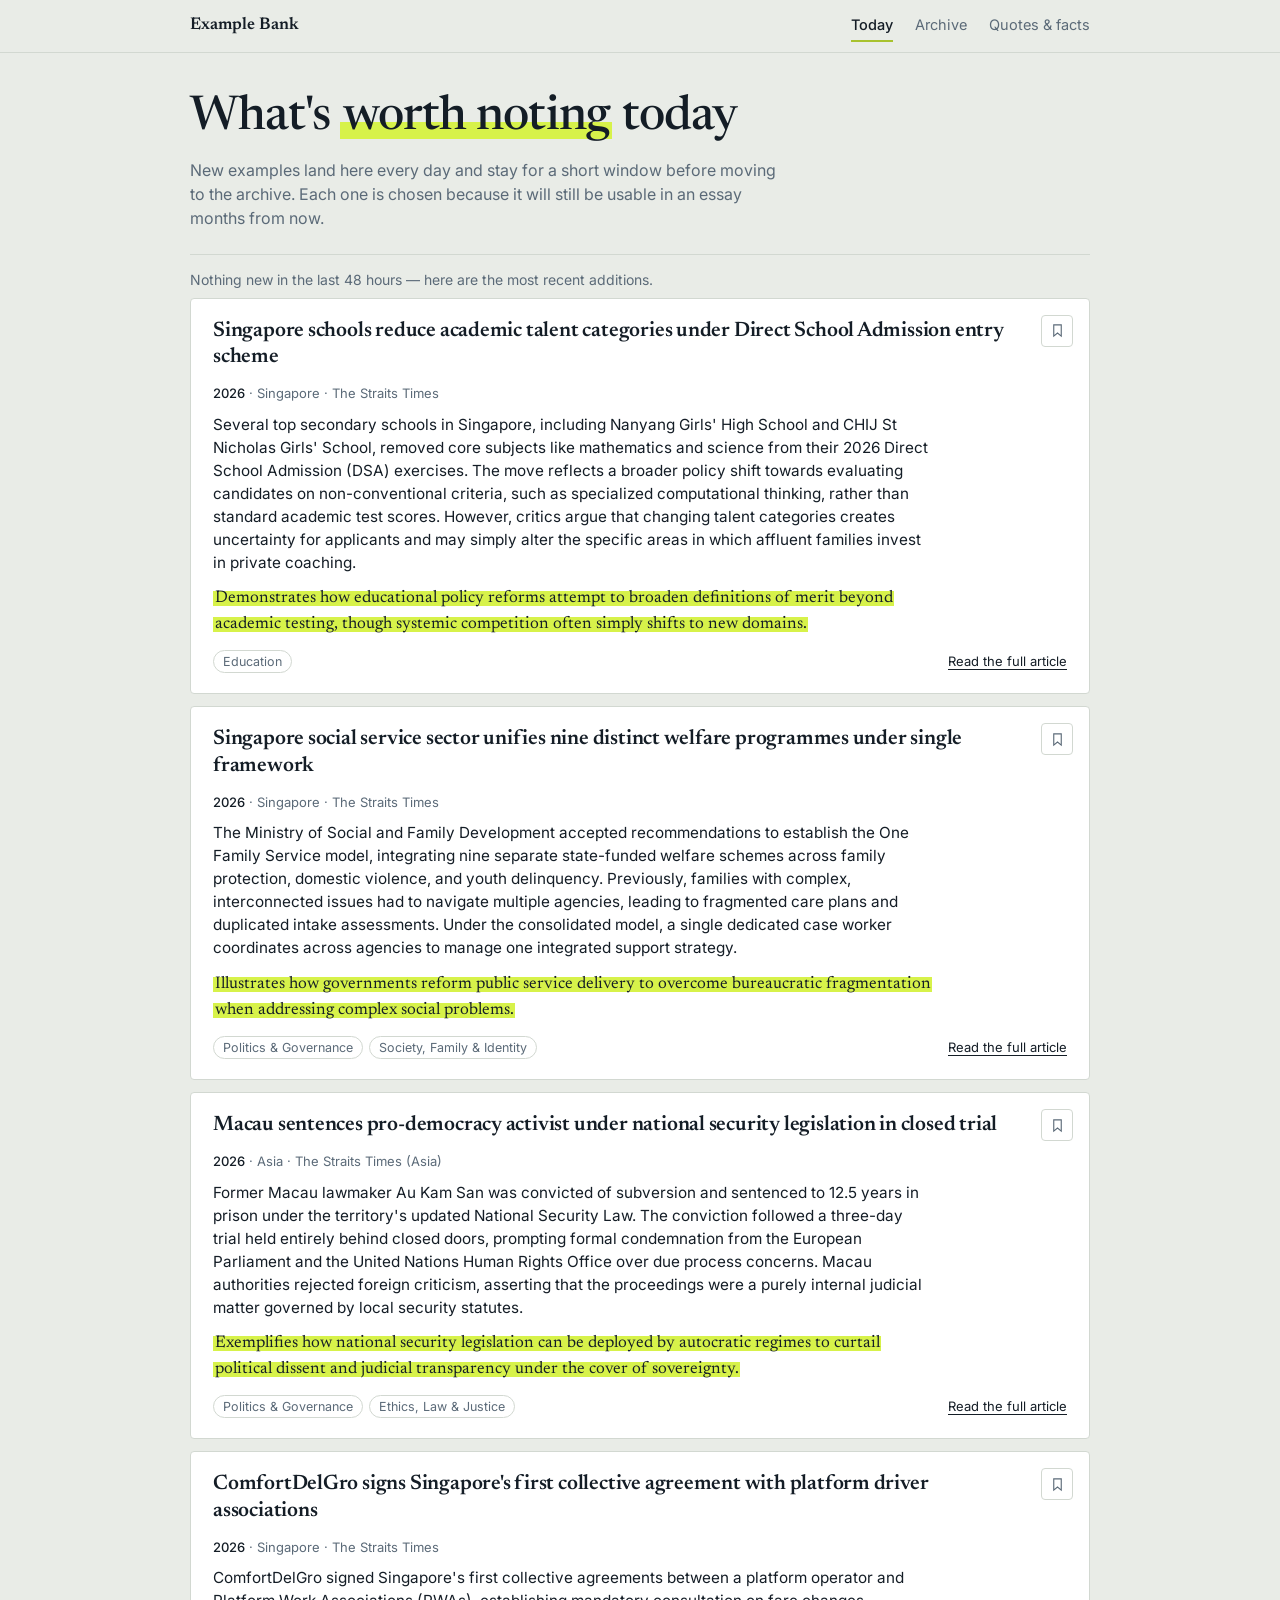
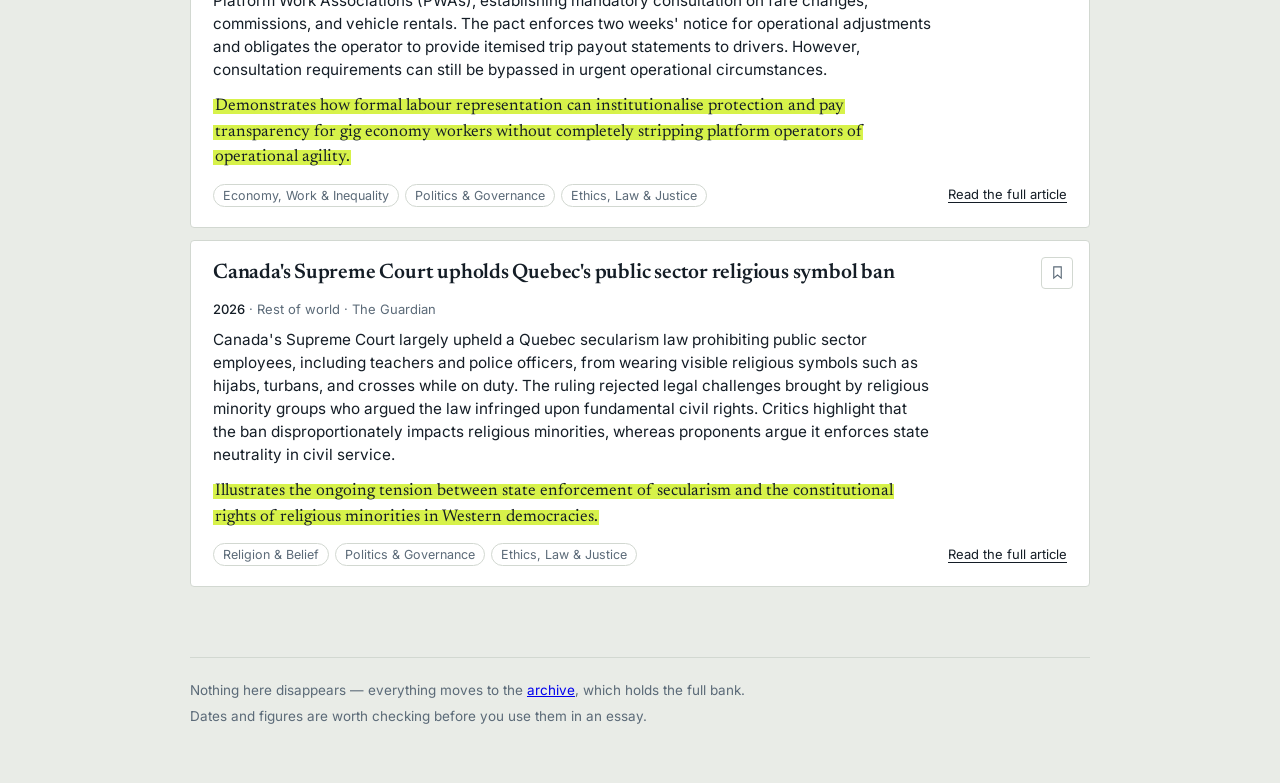
<file: index.html>
<!DOCTYPE html>
<html lang="en">
<head>
<meta charset="utf-8">
<meta name="viewport" content="width=device-width, initial-scale=1">
<title>Example Bank — today's examples for General Paper</title>
<meta name="description" content="Fresh real-world examples for A-Level General Paper essays, updated daily.">
<meta property="og:title" content="Example Bank">
<meta property="og:description" content="Fresh real-world examples for A-Level General Paper essays, updated daily.">
<meta property="og:type" content="website">
<link rel="icon" href="data:image/svg+xml,<svg xmlns='http://www.w3.org/2000/svg' viewBox='0 0 100 100'><rect width='100' height='100' rx='18' fill='%23141d26'/><rect x='20' y='44' width='60' height='16' fill='%23d7f24a'/></svg>">
<link rel="preconnect" href="https://fonts.googleapis.com">
<link rel="preconnect" href="https://fonts.gstatic.com" crossorigin>
<link href="https://fonts.googleapis.com/css2?family=Newsreader:opsz,wght@6..72,400;6..72,500;6..72,600&family=Inter:wght@400;500;600&display=swap" rel="stylesheet">
<link rel="stylesheet" href="assets/site.css">
<style>
  .countdown{
    font-variant-numeric:tabular-nums;
    background:var(--mark);padding:1px 7px;border-radius:100px;color:var(--ink);
  }
  .freshnote{
    display:flex;gap:12px;align-items:baseline;flex-wrap:wrap;
    padding:14px 0 2px;font-size:14px;color:var(--ink-soft);
    border-top:1px solid var(--rule);
  }
</style>
</head>
<body>

<nav class="sitenav">
  <div class="wrap">
    <a class="brand" href="index.html">Example Bank</a>
    <a href="index.html" aria-current="page">Today</a>
    <a href="archive.html">Archive</a>
    <a href="facts.html">Quotes &amp; facts</a>
  </div>
</nav>

<div class="wrap">
  <header class="masthead">
    <h1 class="mast-title">What's <span class="hl">worth noting</span> today</h1>
    <p class="mast-sub">New examples land here every day and stay for a short window before moving to the archive. Each one is chosen because it will still be usable in an essay months from now.</p>
  </header>

  <div class="freshnote">
    <span id="windowNote"></span>
  </div>

  <main class="list" id="list">
    <div class="empty"><p>Loading today's examples…</p></div>
  </main>

  <footer>
    <p>Nothing here disappears — everything moves to the <a href="archive.html">archive</a>, which holds the full bank.</p>
    <p>Dates and figures are worth checking before you use them in an essay.</p>
  </footer>
</div>

<script src="assets/site.js"></script>
<script>
const listEl = document.getElementById("list");
const windowNote = document.getElementById("windowNote");
let entries = [];

function windowLabel(){
  const ms = CONFIG.HOME_WINDOW_MS;
  if(ms >= 3600000) return Math.round(ms / 3600000) + " hours";
  if(ms >= 60000)   return Math.round(ms / 60000) + " minutes";
  return Math.round(ms / 1000) + " seconds";
}

function timeLeft(entry){
  const left = CONFIG.HOME_WINDOW_MS - (Date.now() - Date.parse(entry.added));
  const mins = Math.floor(left / 60000);
  const secs = Math.floor((left % 60000) / 1000);
  if(left <= 0) return null;
  if(mins >= 60) return Math.floor(mins / 60) + "h " + (mins % 60) + "m left";
  if(mins >= 1)  return mins + "m " + String(secs).padStart(2, "0") + "s left";
  return secs + "s left";
}

function render(){
  const fresh = entries.filter(e => isFresh(e))
                       .sort((a, b) => Date.parse(b.added) - Date.parse(a.added));

  if(fresh.length){
    windowNote.innerHTML =
      `Showing examples added in the last <span class="countdown">${windowLabel()}</span>`;

    listEl.innerHTML = fresh.map(d => {
      const left = timeLeft(d);
      return entryHtml(d).replace(
        '<p class="meta">',
        `<p class="meta">${left ? `<span class="countdown" data-left="${d.id}">${left}</span> · ` : ""}`
      );
    }).join("");

  } else {
    /* Nothing new. An empty page reads as a broken site, so show the most
       recent additions instead and say plainly that they are not new. */
    const recent = entries
      .filter(e => e.added)
      .sort((a, b) => Date.parse(b.added) - Date.parse(a.added))
      .slice(0, CONFIG.FALLBACK_COUNT);

    windowNote.innerHTML = "Nothing new in the last " + windowLabel()
      + " — here are the most recent additions.";

    listEl.innerHTML = recent.length
      ? recent.map(entryHtml).join("")
      : `<div class="empty"><p>No examples yet.</p>
         <p><a href="archive.html">Browse the archive</a>.</p></div>`;
  }

  bindEntryEvents(listEl, { onTag: c => { location.href = "archive.html#cat=" + c; } });
}

/* Tick the countdowns so entries visibly age out. */
function tick(){
  let expired = false;
  document.querySelectorAll("[data-left]").forEach(el => {
    const entry = entries.find(e => e.id === el.dataset.left);
    const left = entry && timeLeft(entry);
    if(!left) expired = true; else el.textContent = left;
  });
  if(expired) render();
}

loadEntries()
  .then(data => { entries = data; render(); setInterval(tick, 1000); })
  .catch(err => {
    listEl.innerHTML = `<div class="empty"><p>Couldn't load the examples.</p>
      <p>${escapeHtml(err.message)}</p>
      <p>If you opened this file directly, serve it over http instead — the data file can't be read from <code>file://</code>.</p></div>`;
  });
</script>
</body>
</html>
</file>
<file: assets/site.css>
:root{
  --ink:#141d26;
  --ink-soft:#5b6a78;
  --paper:#e9ece7;
  --card:#ffffff;
  --rule:#d2d8d1;
  --mark:#d7f24a;
  --mark-deep:#a8c22e;
  --radius:4px;
}
*{box-sizing:border-box}
html{-webkit-text-size-adjust:100%}
body{
  margin:0;
  background:var(--paper);
  color:var(--ink);
  font-family:Inter,system-ui,-apple-system,"Segoe UI",sans-serif;
  font-size:16px;
  line-height:1.5;
}
.wrap{max-width:940px;margin:0 auto;padding:0 20px}

/* ---------- site nav ---------- */
.sitenav{border-bottom:1px solid var(--rule)}
.sitenav .wrap{display:flex;align-items:center;gap:22px;height:52px}
.sitenav a{
  color:var(--ink-soft);text-decoration:none;font-size:14.5px;
  padding:4px 0;border-bottom:2px solid transparent;
}
.sitenav a:hover{color:var(--ink)}
.sitenav a[aria-current="page"]{color:var(--ink);border-bottom-color:var(--mark-deep);font-weight:500}
.sitenav .brand{
  font-family:Newsreader,Georgia,serif;font-size:17px;color:var(--ink);
  font-weight:600;border:0;margin-right:auto;
}

/* ---------- masthead ---------- */
header.masthead{padding:40px 0 24px}
.mast-title{
  font-family:Newsreader,Georgia,serif;
  font-size:clamp(32px,5.5vw,48px);
  font-weight:500;letter-spacing:-.02em;line-height:1.06;margin:0;
}
.mast-title .hl{
  background:linear-gradient(transparent 58%, var(--mark) 58%, var(--mark) 94%, transparent 94%);
  padding:0 .06em;
}
.mast-sub{margin:14px 0 0;max-width:60ch;color:var(--ink-soft)}

/* ---------- controls ---------- */
.controls{
  position:sticky;top:0;z-index:20;
  background:var(--paper);padding:14px 0 12px;border-bottom:1px solid var(--rule);
}
.searchrow{display:flex;gap:10px;flex-wrap:wrap;align-items:center}
.search{flex:1 1 260px;position:relative}
.search input{
  width:100%;font:inherit;padding:11px 14px 11px 38px;
  border:1.5px solid var(--ink);border-radius:var(--radius);
  background:var(--card);color:var(--ink);
}
.search input::placeholder{color:#96a2ac}
.search svg{
  position:absolute;left:12px;top:50%;transform:translateY(-50%);
  width:16px;height:16px;stroke:var(--ink-soft);fill:none;stroke-width:2;
}
.segment{display:flex;border:1.5px solid var(--ink);border-radius:var(--radius);overflow:hidden;background:var(--card)}
.segment button{
  font:inherit;font-size:14px;padding:10px 13px;border:0;background:transparent;
  color:var(--ink);cursor:pointer;border-right:1px solid var(--rule);
}
.segment button:last-child{border-right:0}
.segment button[aria-pressed="true"]{background:var(--ink);color:#fff}

.cats{display:flex;flex-wrap:wrap;gap:6px;margin-top:11px}
.cat{
  font:inherit;font-size:13.5px;padding:5px 11px;border:1px solid var(--rule);
  background:var(--card);color:var(--ink-soft);border-radius:100px;cursor:pointer;
}
.cat:hover{border-color:var(--ink);color:var(--ink)}
.cat[aria-pressed="true"]{background:var(--ink);border-color:var(--ink);color:#fff}
.cat .n{opacity:.55;margin-left:5px;font-variant-numeric:tabular-nums}

.statusrow{
  display:flex;justify-content:space-between;align-items:baseline;gap:14px;
  padding:16px 0 4px;font-size:14px;color:var(--ink-soft);flex-wrap:wrap;
}
.linkbtn{
  font:inherit;font-size:14px;background:none;border:0;padding:0;color:var(--ink);
  cursor:pointer;text-decoration:underline;text-underline-offset:3px;
}

/* ---------- entries ---------- */
.list{padding:6px 0 70px;display:flex;flex-direction:column;gap:12px}
article.entry{
  background:var(--card);border:1px solid var(--rule);border-radius:var(--radius);
  padding:20px 22px;position:relative;
}
.entry h2{
  font-family:Newsreader,Georgia,serif;font-weight:600;font-size:21px;
  line-height:1.25;margin:0 44px 6px 0;letter-spacing:-.01em;
}
.meta{font-size:13px;color:var(--ink-soft);margin-bottom:10px}
.meta b{font-weight:500;color:var(--ink)}
.summary{margin:0 0 12px;max-width:72ch;font-size:15.3px}
.use{margin:0;max-width:72ch;font-family:Newsreader,Georgia,serif;font-size:17px;line-height:1.5}
.use span{
  background:linear-gradient(transparent 12%, var(--mark) 12%, var(--mark) 92%, transparent 92%);
  padding:1px .1em;box-decoration-break:clone;-webkit-box-decoration-break:clone;
}
.tags{margin-top:13px;display:flex;flex-wrap:wrap;gap:6px;align-items:center}
.tag{
  font-size:12.5px;color:var(--ink-soft);border:1px solid var(--rule);
  border-radius:100px;padding:3px 9px;background:none;font-family:inherit;cursor:pointer;
}
.tag:hover{color:var(--ink);border-color:var(--ink)}
.readmore{
  font-size:13px;color:var(--ink);text-decoration:underline;text-underline-offset:3px;
  margin-left:auto;padding-left:12px;white-space:nowrap;
}
.readmore:hover{color:var(--mark-deep)}
.save{
  position:absolute;top:16px;right:16px;width:32px;height:32px;
  border:1px solid var(--rule);border-radius:var(--radius);background:var(--card);
  cursor:pointer;display:grid;place-items:center;padding:0;
}
.save svg{width:15px;height:15px;stroke:var(--ink-soft);fill:none;stroke-width:1.8}
.save:hover{border-color:var(--ink)}
.save[aria-pressed="true"]{background:var(--mark);border-color:var(--mark-deep)}
.save[aria-pressed="true"] svg{fill:var(--ink);stroke:var(--ink)}

.empty{
  background:var(--card);border:1px dashed var(--rule);border-radius:var(--radius);
  padding:40px 24px;text-align:center;color:var(--ink-soft);
}
.empty p{margin:0 0 12px}

footer{border-top:1px solid var(--rule);padding:22px 0 50px;font-size:13.5px;color:var(--ink-soft)}
footer p{margin:0 0 6px;max-width:70ch}

:focus-visible{outline:2.5px solid var(--mark-deep);outline-offset:2px}
@media (prefers-reduced-motion:reduce){*{transition:none!important;animation:none!important}}
@media (max-width:560px){
  header.masthead{padding:28px 0 16px}
  article.entry{padding:17px 16px}
  .entry h2{font-size:19px}
  .segment button{padding:10px 10px;font-size:13px}
  .sitenav .wrap{gap:16px}
}
</file>
